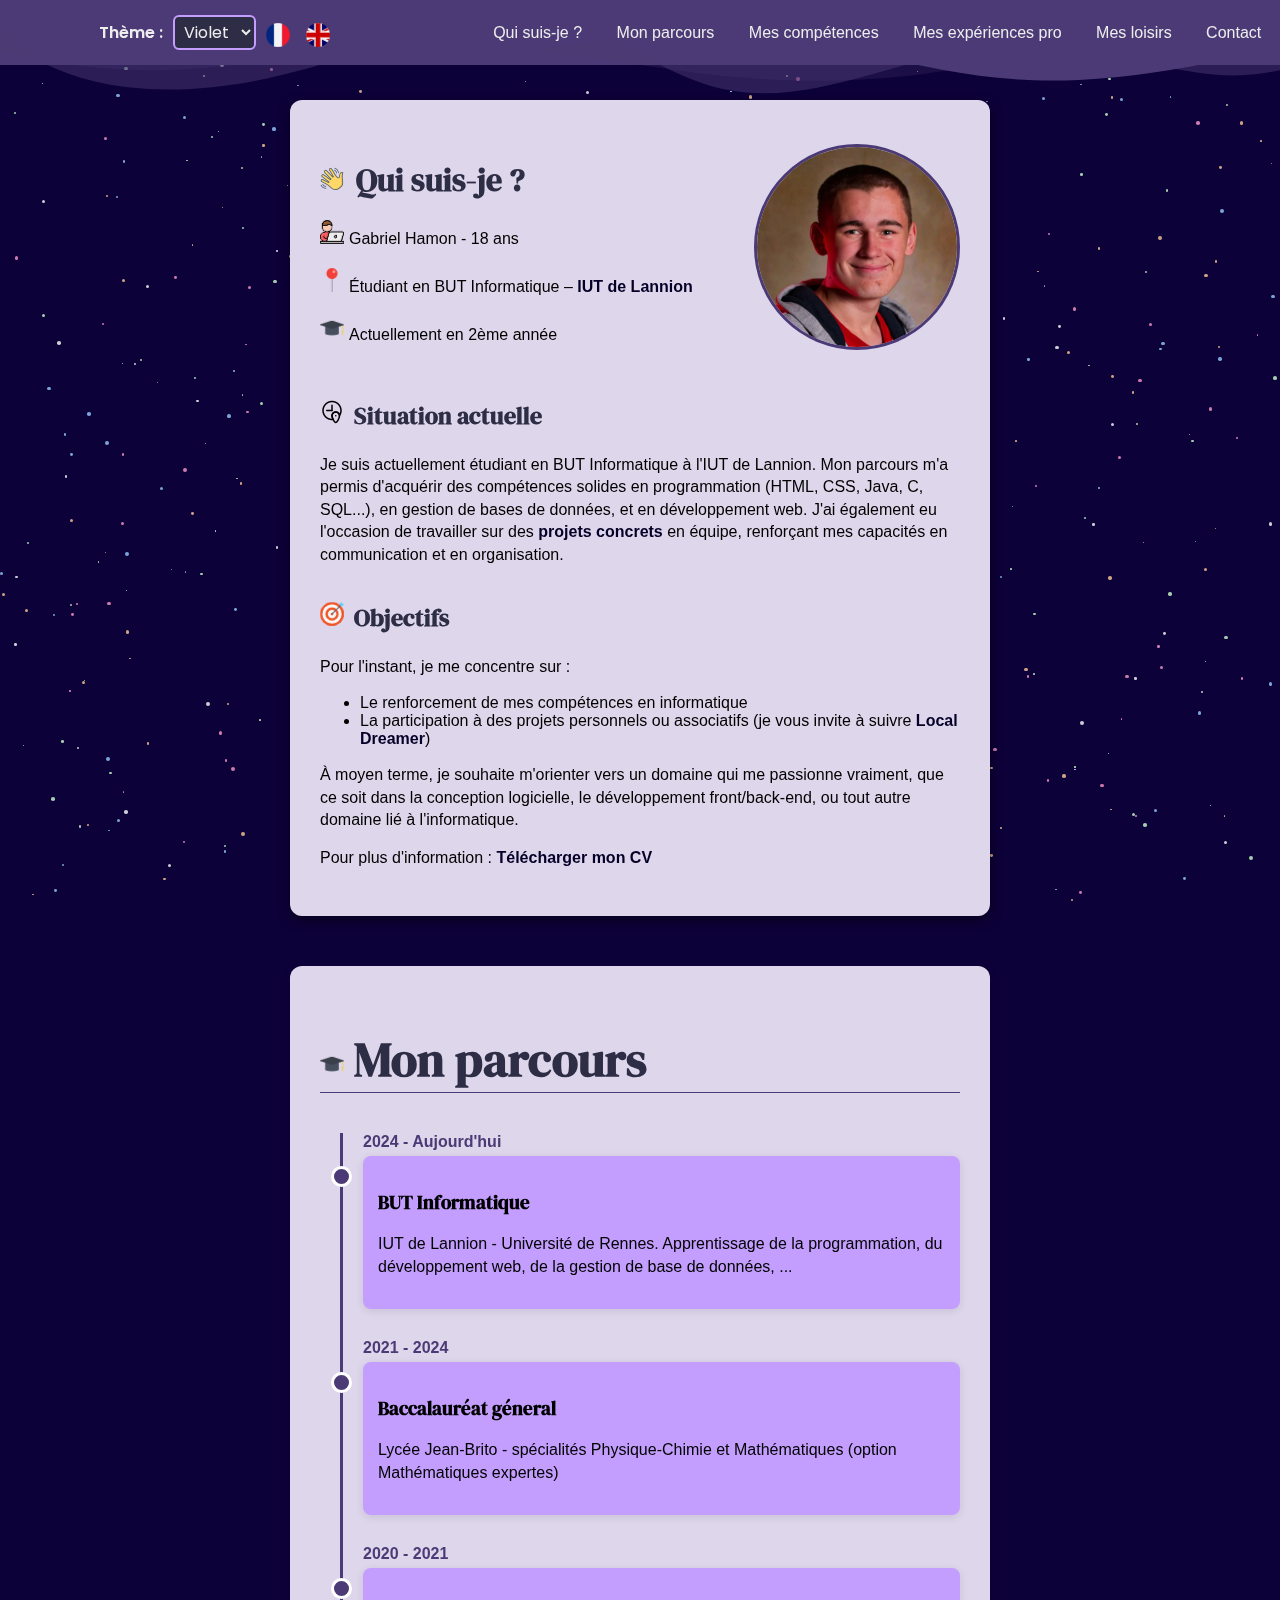
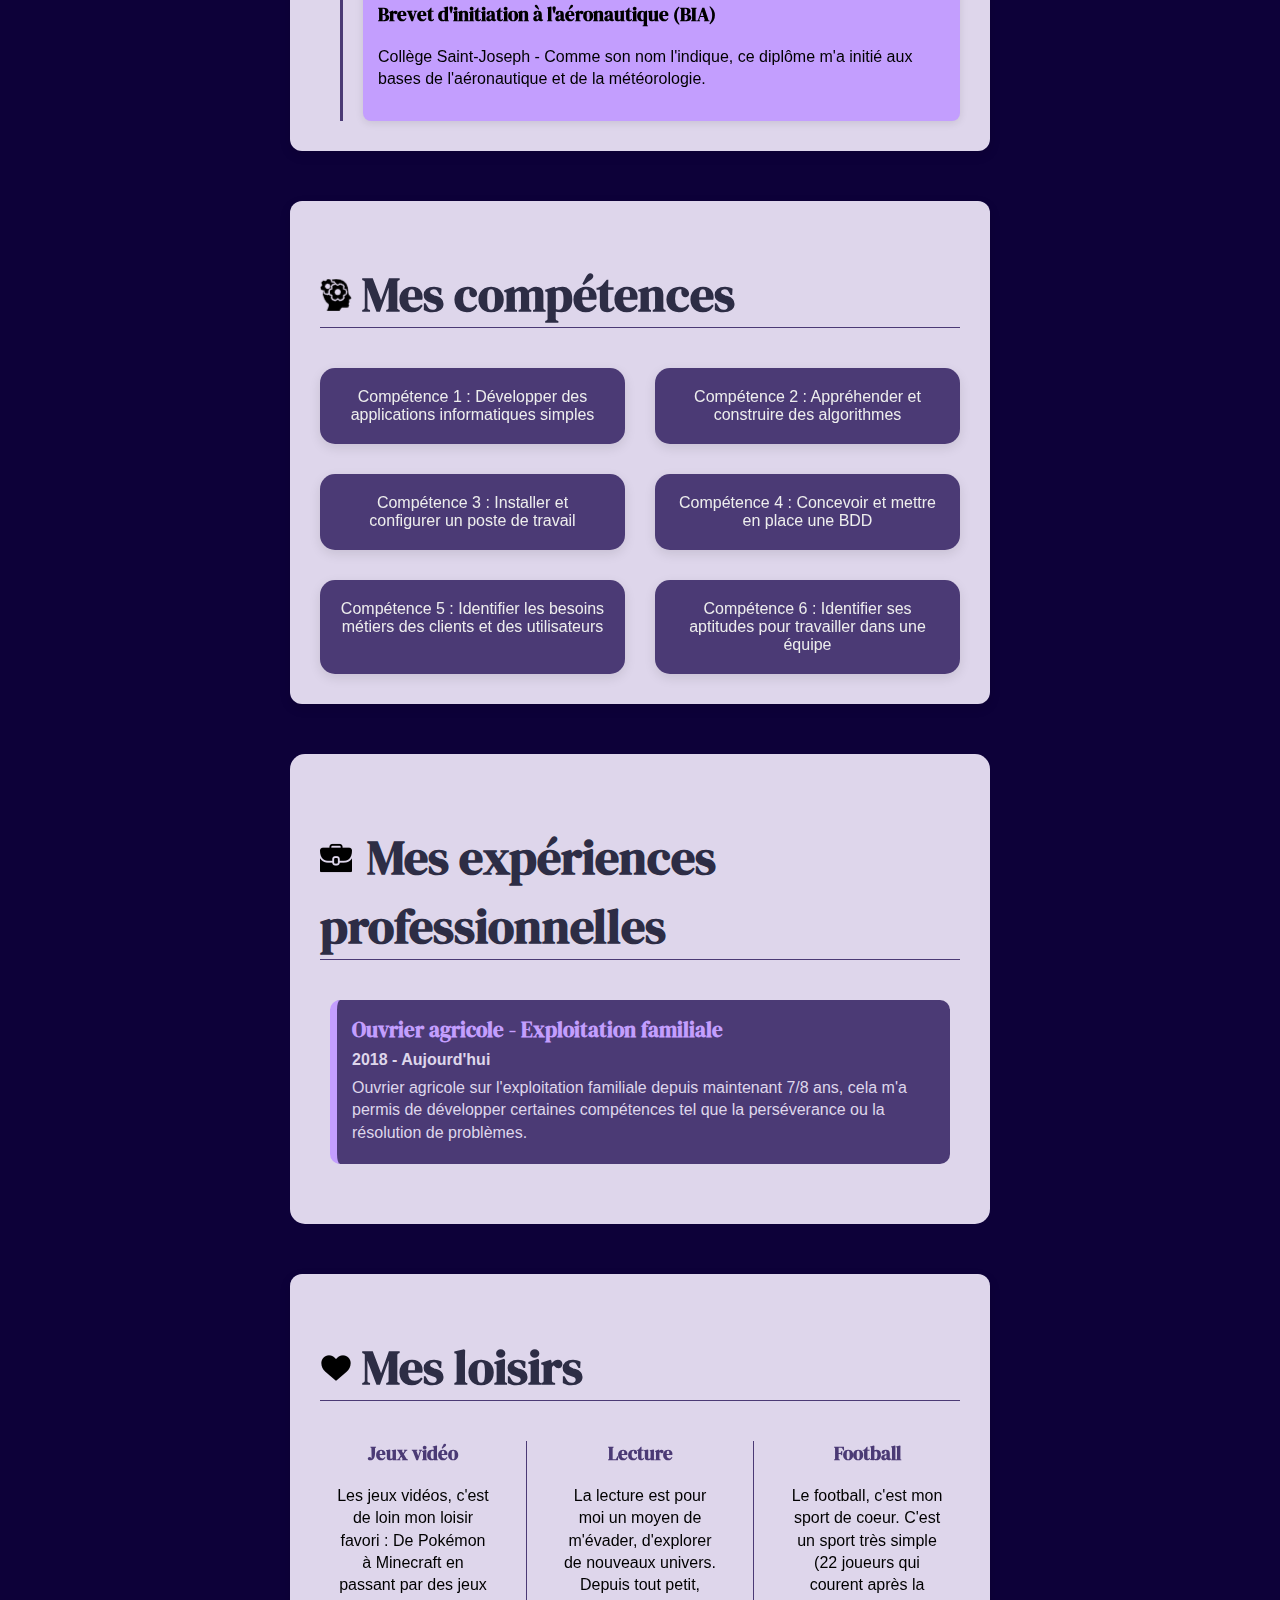
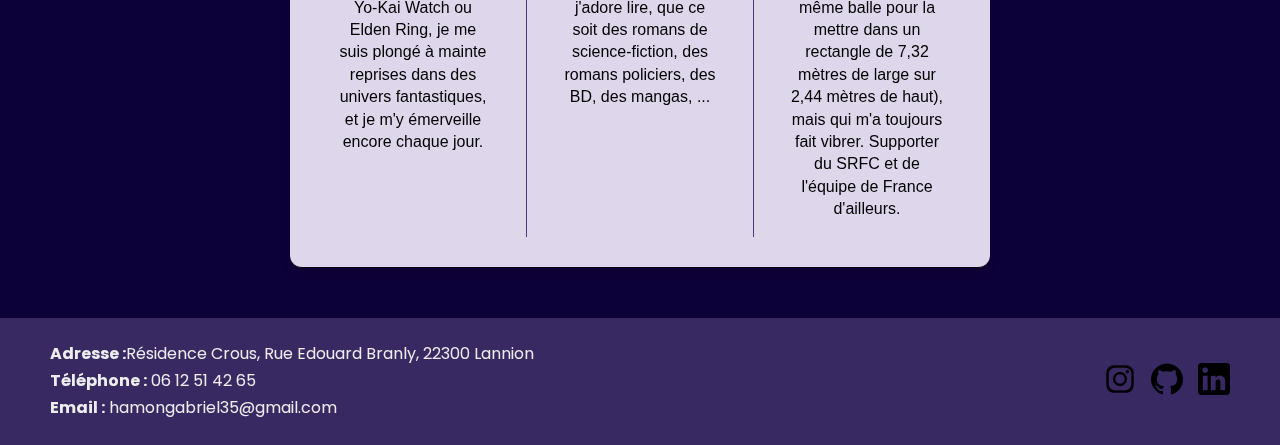
<file: index.html>
<!DOCTYPE html>
<html lang="fr">
  <head>
    <meta charset="UTF-8">

    <title>Portfolio - Gabriel Hamon</title>

    <link rel="preconnect" href="https://fonts.googleapis.com">
    <link rel="preconnect" href="https://fonts.gstatic.com" crossorigin>
    <link href="https://fonts.googleapis.com/css2?family=DM+Serif+Display:ital@0;1&family=Poppins:
    ital,wght@0,100;0,200;0,300;0,400;0,500;0,600;0,700;0,800;0,900;1,100;1,200;1,300;1,400;1,500;
    1,600;1,700;1,800;1,900&display=swap" rel="stylesheet" href="style.css">

    <link id="theme-style" rel="stylesheet" href="violet.css">
  </head>
  <body>
      <header>
          <div class="left-section">

            <div class="theme-switcher">
              <label for="theme-select">Thème :</label>
              <select id="theme-select">
                <option value="violet.css">Violet</option>
                <option value="vert.css">Vert</option>
                <option value="rouge.css">Rouge</option>
              </select>
            </div>

            <div class="flag">
              <a href="index.html"><img src="images/france_flag.png" alt="FRA"></a>
            </div>

            <div class="flag">
              <a href="index-en.html"><img src="images/uk_flag.png" alt="ENG"></a>
            </div>
          </div>

          <nav class="nav-links">
            <a href="#qui">Qui suis-je ?</a>
            <a href="#etudes">Mon parcours</a>
            <a href="#competences">Mes compétences</a>
            <a href="#experiences">Mes expériences pro</a>
            <a href="#aime">Mes loisirs</a>
            <a href="#contact">Contact</a>
          </nav>

        <!-- HTML du SVG -->
        <div class="nuage">
            <svg data-name="Layer 1" xmlns="http://www.w3.org/2000/svg" viewBox="0 0 1200 120" preserveAspectRatio="none">
                <path d="M0,0V46.29c47.79,22.2,103.59,32.17,158,28,70.36-5.37,136.33-33.31,206.8-37.5C438.64,32.43,512.34,53.67,583,72.05c69.27,18,138.3,24.88,209.4,13.08,36.15-6,69.85-17.84,104.45-29.34C989.49,25,1113-14.29,1200,52.47V0Z" opacity=".25" class="shape-fill"></path>
                <path d="M0,0V15.81C13,36.92,27.64,56.86,47.69,72.05,99.41,111.27,165,111,224.58,91.58c31.15-10.15,60.09-26.07,89.67-39.8,40.92-19,84.73-46,130.83-49.67,36.26-2.85,70.9,9.42,98.6,31.56,31.77,25.39,62.32,62,103.63,73,40.44,10.79,81.35-6.69,119.13-24.28s75.16-39,116.92-43.05c59.73-5.85,113.28,22.88,168.9,38.84,30.2,8.66,59,6.17,87.09-7.5,22.43-10.89,48-26.93,60.65-49.24V0Z" opacity=".5" class="shape-fill"></path>
                <path d="M0,0V5.63C149.93,59,314.09,71.32,475.83,42.57c43-7.64,84.23-20.12,127.61-26.46,59-8.63,112.48,12.24,165.56,35.4C827.93,77.22,886,95.24,951.2,90c86.53-7,172.46-45.71,248.8-84.81V0Z" class="shape-fill"></path>
            </svg>
        </div>
      </header>


      <main>

      <!-- PRESENTATION -->
      <div class="container" id="qui">
          <div class="presentation-header">
            <div>
              <h1><span class="emoji"><img src="images/wave.png" alt="Hi"></span> Qui suis-je ?</h1>
              <p><span class="emoji"><img src="images/man.png" alt="Man"></span>Gabriel Hamon - 18 ans</p>
              <p><span class="emoji"><img src="images//pin.png" alt="Pin"></span>Étudiant en BUT Informatique – <strong><a href="https://iut-lannion.univ-rennes.fr">IUT de Lannion</a></strong></p>
              <p><span class="emoji"><img src="images/student_hat.png" alt="Chapo"></span>Actuellement en 2ème année</strong></p>
            </div>
            <img src="images/img_officiel.jpg" alt="Photo de profil" class="photo-profil">
          </div>

          <h2><span class="emoji"><img src="images/time.png" alt="clock"></span> Situation actuelle</h2>
          <p>
            Je suis actuellement étudiant en BUT Informatique à l'IUT de Lannion. Mon parcours m'a permis d'acquérir 
            des compétences solides en programmation (HTML, CSS, Java, C, SQL...), en gestion de bases de données, et 
            en développement web. J'ai également eu l'occasion de travailler sur des <a href="#competences">projets concrets</a> 
            en équipe, renforçant mes capacités en communication et en organisation.
          </p>

          <h2><span class="emoji"><img src="images/target.png" alt="cible"></span> Objectifs</h2>
          <p> Pour l'instant, je me concentre sur : </p>
          <ul>
            <li>Le renforcement de mes compétences en informatique</li>
            <li>La participation à des projets personnels ou associatifs (je vous invite à suivre <a href="https://www.instagram.com/localdreamer.lan/">Local Dreamer</a>)</li>
          </ul>
          <p>
            À moyen terme, je souhaite m'orienter vers un domaine qui me passionne vraiment, que ce soit dans la conception logicielle,
            le développement front/back-end, ou tout autre domaine lié à l'informatique.
          </p>
          <p>
            Pour plus d'information : <a href="files/CV_Gabriel_Hamon.pdf" download="CV_Gabriel_Hamon.pdf" class="btn-download">Télécharger mon CV</a>
          </p>
      </div>
      
      <!-- ETUDES -->
      <section class="etudes" id="etudes">
        <h2><span class="emoji2"><img src="images/student_hat.png" alt="Études"></span> Mon parcours</h2>
          <div class="timeline">

            <div class="timeline-item">
              <div class="timeline-date">2024 - Aujourd'hui</div>
              <div class="timeline-content">
                <h3>BUT Informatique</h3>
                <p>
                  IUT de Lannion - Université de Rennes. Apprentissage de la programmation, du développement web, 
                  de la gestion de base de données, ...
                </p>
              </div>
            </div>

            <div class="timeline-item">
              <div class="timeline-date">2021 - 2024</div>
              <div class="timeline-content">
                <h3>Baccalauréat géneral</h3>
                <p>Lycée Jean-Brito - spécialités Physique-Chimie et Mathématiques (option Mathématiques expertes)</p>
              </div>
            </div>

            <div class="timeline-item">
              <div class="timeline-date">2020 - 2021</div>
              <div class="timeline-content">
                <h3>Brevet d'initiation à l'aéronautique (BIA)</h3>
                <p>
                  Collège Saint-Joseph - Comme son nom l'indique, ce diplôme m'a initié aux bases de l'aéronautique 
                  et de la météorologie.</p>
              </div>
            </div>

          </div>
        </section>

        <!-- MES COMPETENCES -->
        <section class="competences" id="competences">
          <h2><span class="emoji2"><img src="images/thinking_man.png" alt="Hmmm..."></span> Mes compétences</h2>
          <div class="skills-grid">

            <div class="skill" onclick=
              "showPopup('SAE 1.01 - Implémentation d un besoin client', 'Dans le cadre de ma formation, j ai développé une version du jeu Snake en langage C, entièrement jouable dans le terminal. Ce projet m a permis de renforcer ma compréhension de la gestion de l affichage en mode texte, de la manipulation des tableaux dynamiques pour représenter le serpent, ainsi que des boucles de jeu en temps réel. Jai également implémenté un système de détection de collisions, un score, et une logique de croissance du serpent à chaque pomme mangée. Ce projet simple mais complet m a appris à mieux structurer mon code et à penser en termes d optimisation et de fluidité de jeu.')">
              Compétence 1 : Développer des applications informatiques simples
            </div>

            <div class="skill" onclick=
              "showPopup('SAE 1.02 - Comparaison d approches algorithmiques', 'Dans ce projet, j ai automatisé le célèbre jeu Snake en C, avec un affichage dans le terminal. Après avoir codé une version jouable manuellement, j ai implémenté des algorithmes pour permettre à deux serpents contrôlés par le programme de s affronter. Chaque serpent suivait une stratégie algorithmique simple basée sur la recherche de la nourriture et l évitement d obstacles, incluant une logique de priorité directionnelle. Le défi principal a été de gérer les collisions en temps réel et d optimiser les décisions pour simuler un duel autonome. Ce projet m a permis d expérimenter concrètement des concepts d algorithmes de pathfinding et de simulation dans un environnement contraint.')">
              Compétence 2 : Appréhender et construire des algorithmes
            </div>

            <div class="skill" onclick=
              "showPopup('SAE 1.03 - Installation d un poste pour le développement', 'Dans ce projet, j ai utilisé Docker et des scripts Bash pour automatiser le traitement de fichiers texte et image. L objectif était de formater des fichiers texte/images, et à terme de modifier un tableau des médailles des JO 2024. Les scripts extrayaient les données, comptaient le nombre de médailles par pays selon leur type (or, argent, bronze), puis mettaient en forme le tableau final de façon lisible. Ce projet m a permis de manipuler des outils de conteneurisation et d automatiser efficacement des tâches répétitives.')">
              Compétence 3 : Installer et configurer un poste de travail
            </div>

            <div class="skill" onclick=
              "showPopup('SAE 1.04 - Conception d une base de données', 'Dans ce projet, j ai conçu une base de données autour d une ligue de football. À partir d un simple fichier texte décrivant les règles et les entités du championnat, j ai élaboré un schéma UML structuré, puis je l ai traduit en classes en Tutorial D. Ce processus m a permis de mieux comprendre la modélisation conceptuelle des données et la façon de structurer proprement une base de données relationnelle.')">
              Compétence 4 : Concevoir et mettre en place une BDD
            </div>

            <div class="skill" onclick=
              "showPopup('SAE 1.05 - Recueil des besoins d un client', 'Dans ce projet, j ai participé à la création d un site web dédié aux Jeux Olympiques de Paris 2024. Nous avons commencé par analyser les besoins du client afin de bien cerner les fonctionnalités attendues. Ensuite, nous avons élaboré une charte graphique pour définir l identité visuelle du site, puis réalisé une maquette pour visualiser la structure et le design. Enfin, nous avons développé le site en respectant ces éléments, avec comme contrainte de n avoir qu un seul fichier CSS.')">
              Compétence 5 : Identifier les besoins métiers des clients et des utilisateurs
            </div>

            <div class="skill" onclick=
              "showPopup('SAE 1.06 - Découverte de l environnement économique et écologique','Le but du projet était d analyser la politique de Responsabilité Sociétale des Entreprises (RSE) d une entreprise, et nous avons choisi Nestlé comme cas d étude. Nous avons d abord recueilli un maximum d informations issues des rapports officiels, des communiqués et des données publiques concernant leurs engagements sociaux, environnementaux et éthiques. Ensuite, nous avons évalué la manière dont Nestlé applique concrètement sa politique RSE, en comparant les objectifs affichés avec les actions réellement mises en œuvre. Cette analyse a permis de mettre en lumière les domaines où le suivi de la politique RSE pouvait être amélioré.')">
              Compétence 6 : Identifier ses aptitudes pour travailler dans une équipe
            </div>

          </div>
        </section>

      <!-- fenêtres modales (popup) -->
      <div id="popup" class="popup">
      <div class="popup-content">
          <span class="close" onclick="closePopup()">&times;</span>
          <h3 id="popup-title"></h3>
          <p id="popup-description"></p>
      </div>
      </div>

      <!-- MES EXPERIENCES -->
      <section id="experiences" class="section-experiences">
        <h2><span class="emoji"><img src="images/valise.png" alt="Valise"></span> Mes expériences professionnelles</h2>
        <div class="experience">
          <h3>Ouvrier agricole - Exploitation familiale</h3>
          <p><strong> 2018 - Aujourd'hui</strong></p>
          <p>
            Ouvrier agricole sur l'exploitation familiale depuis maintenant 7/8 ans, cela m'a permis 
            de développer certaines compétences tel que la perséverance ou la résolution de problèmes.
          </p>
        </div>
      </section>

      <!-- MES LOISIRS -->
      <section class="loisirs" id="aime">
        <h2><span class="emoji2"><img src="images/coeur.png" alt="gaming"></span> Mes loisirs</h2>
        <div class="loisirs-container">
          <div class="loisir">
            <h3> Jeux vidéo</h3>
            <p>
              Les jeux vidéos, c'est de loin mon loisir favori : De Pokémon à Minecraft en passant par des jeux Yo-Kai 
              Watch ou Elden Ring, je me suis plongé à mainte reprises dans des univers fantastiques, et je m'y 
              émerveille encore chaque jour.
            </p>
          </div>

          <div class="divider"></div>

          <div class="loisir">
            <h3>Lecture</h3>
            <p>
              La lecture est pour moi un moyen de m'évader, d'explorer de nouveaux univers. Depuis tout petit, j'adore lire, 
              que ce soit des romans de science-fiction, des romans policiers, des BD, des mangas, ... 
            </p>
          </div>

          <div class="divider"></div>

          <div class="loisir">
            <h3>Football</h3>
            <p>Le football, c'est mon sport de coeur. C'est un sport très simple (22 joueurs qui courent après 
              la même balle pour la mettre dans un rectangle de 7,32 mètres de large sur 2,44 mètres de haut),
              mais qui m'a toujours fait vibrer. Supporter du SRFC et de l'équipe de France d'ailleurs.

            </p>
          </div>
        </div>
      </section>

    </main>

    <footer class="footer" id="contact">
      <div class="footer-content">
        <div class="footer-left">
          <p><strong>Adresse :</strong>Résidence Crous, Rue Edouard Branly, 22300 Lannion</p>
          <p><strong>Téléphone :</strong> <a href="tel:+330612514265">06 12 51 42 65</a></p>
          <p><strong>Email :</strong> <a href="hamongabriel35@gmail.com">hamongabriel35@gmail.com</a></p>
        </div>
        <div class="footer-right">
          <a href="https://www.instagram.com/gabriel_35470/" target="_blank" class="social-icon">
            <img src="images/instagram.png" alt="Instagram" />
          </a>
          <a href="https://github.com/GabrielHamon" target="_blank" class="social-icon">
            <img src="images/github.png" alt="Github" />
          </a>
          <a href="https://www.linkedin.com/in/gabriel-hamon-248264357/" target="_blank" class="social-icon">
            <img src="images/logo-linkedin.png" alt="Linkedin" />
          </a>
        </div>
      </div>
    </footer>
    
  </body>
</html>


<!-- SCRIPT POUR LES POPUP -->
<script>
  function showPopup(title, description) {
    document.getElementById('popup-title').textContent = title;
    document.getElementById('popup-description').textContent = description;
    document.getElementById('popup').style.display = 'block';
  }

  function closePopup() {
    document.getElementById('popup').style.display = 'none';
  }

  // Fermer le popup si on clique en dehors
  window.onclick = function(event) {
    const popup = document.getElementById('popup');
    if (event.target === popup) {
      popup.style.display = "none";
    }
  }
</script>



<!-- SCRIPT POUR LES ETOILES -->
<script>
  const nb = 500;
  const colors = ['#ffffff', '#ffcc99', '#99ccff', '#ff99cc', '#ccffcc'];

  const starContainer = document.createElement('div');
  starContainer.className = 'stars';
  document.body.appendChild(starContainer);

  for (let i = 0; i < nb; i++) {
    const star = document.createElement('div');
    star.className = 'star';
    
    // Position aléatoire
    star.style.top = `${Math.random() * 100}%`;
    star.style.left = `${Math.random() * 100}%`;

    // Taille aléatoire
    const size = Math.random() * 3 + 1;
    star.style.width = `${size}px`;
    star.style.height = `${size}px`;

    // Couleur aléatoire
    star.style.background = colors[Math.floor(Math.random() * colors.length)];

    // Délai d'animation pour l'effet scintillant
    star.style.animationDelay = `${Math.random() * 2}s`;

    starContainer.appendChild(star);
  }
</script>



<!-- SCRIPT POUR LE CHOIX DE THEME -->
<script>
  const themeSelect = document.getElementById("theme-select");
  const themeLink = document.getElementById("theme-style");

  // Charger le thème sauvegardé
  const savedTheme = localStorage.getItem("theme-css");
  if (savedTheme) {
    themeLink.href = savedTheme;
    themeSelect.value = savedTheme;
  }

  // Au changement
  themeSelect.addEventListener("change", () => {
    const selectedTheme = themeSelect.value;
    themeLink.href = selectedTheme;
    localStorage.setItem("theme-css", selectedTheme);
  });
</script>
</file>
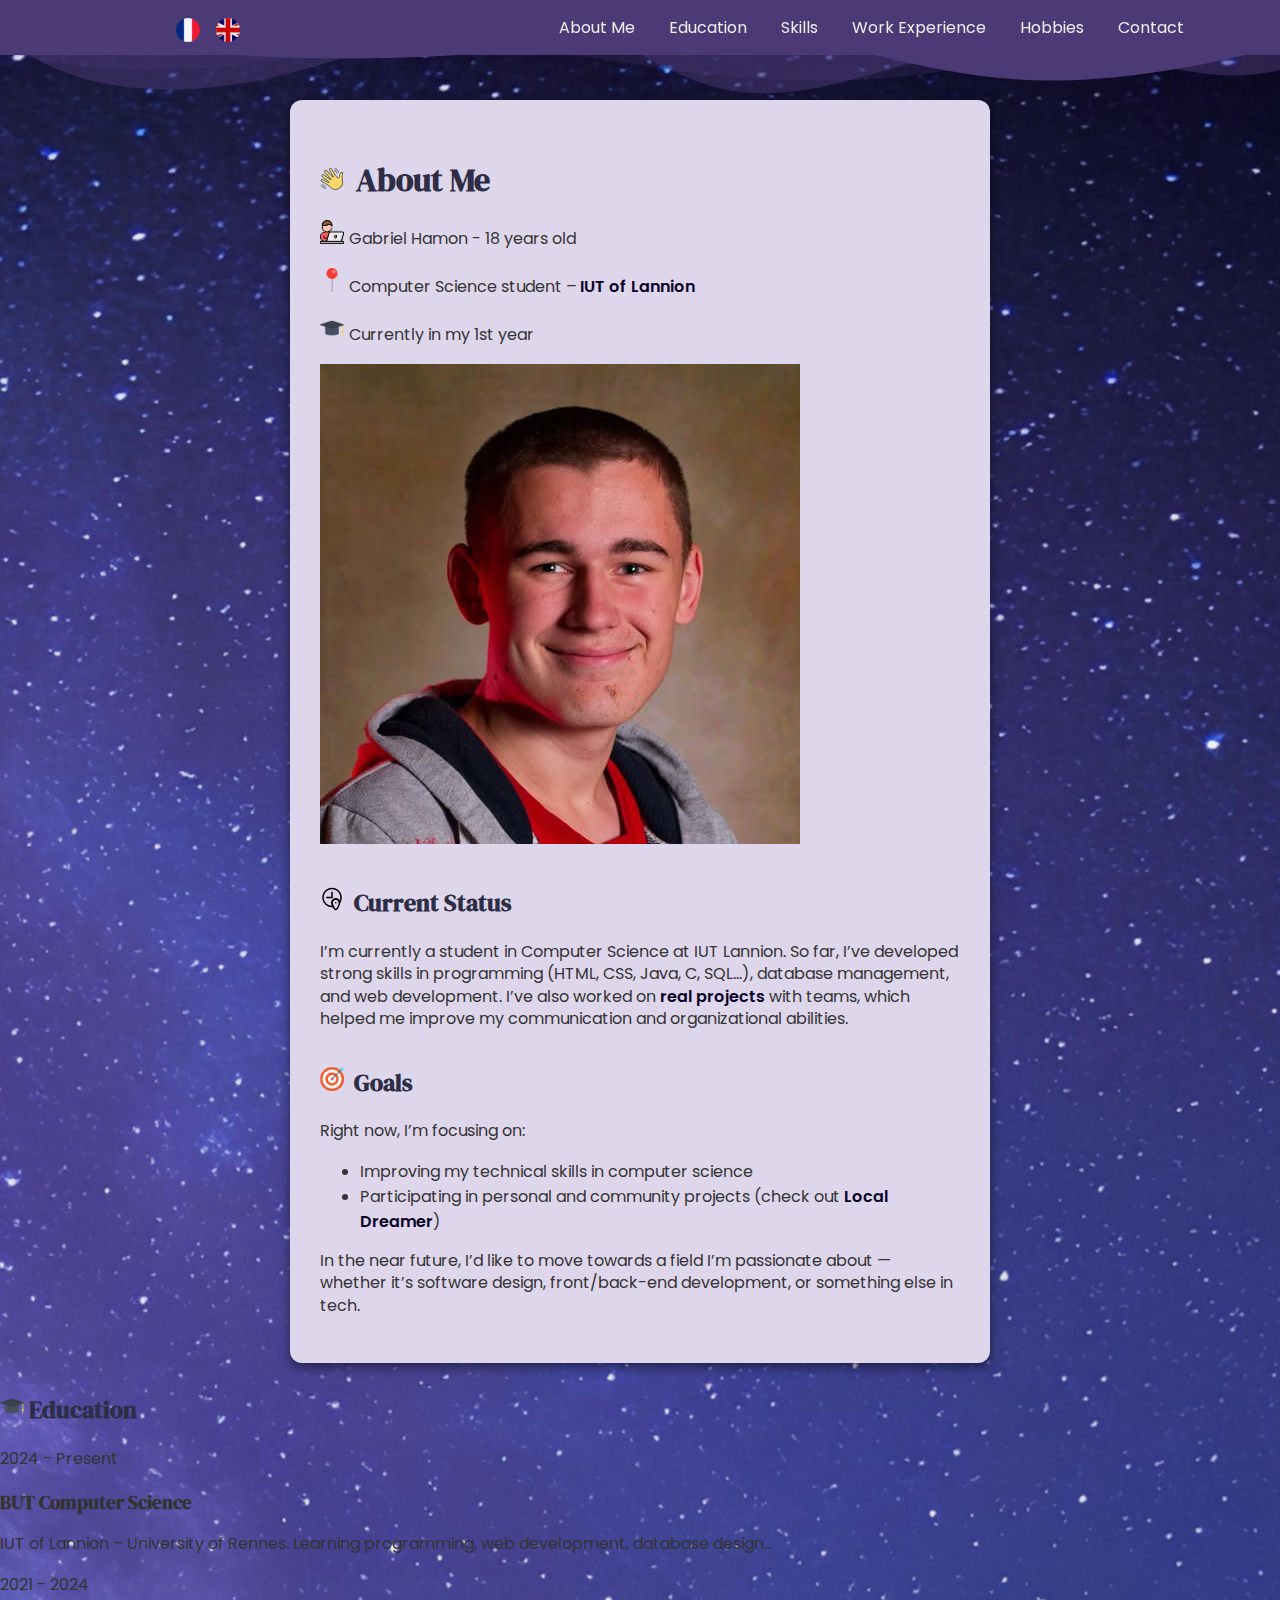
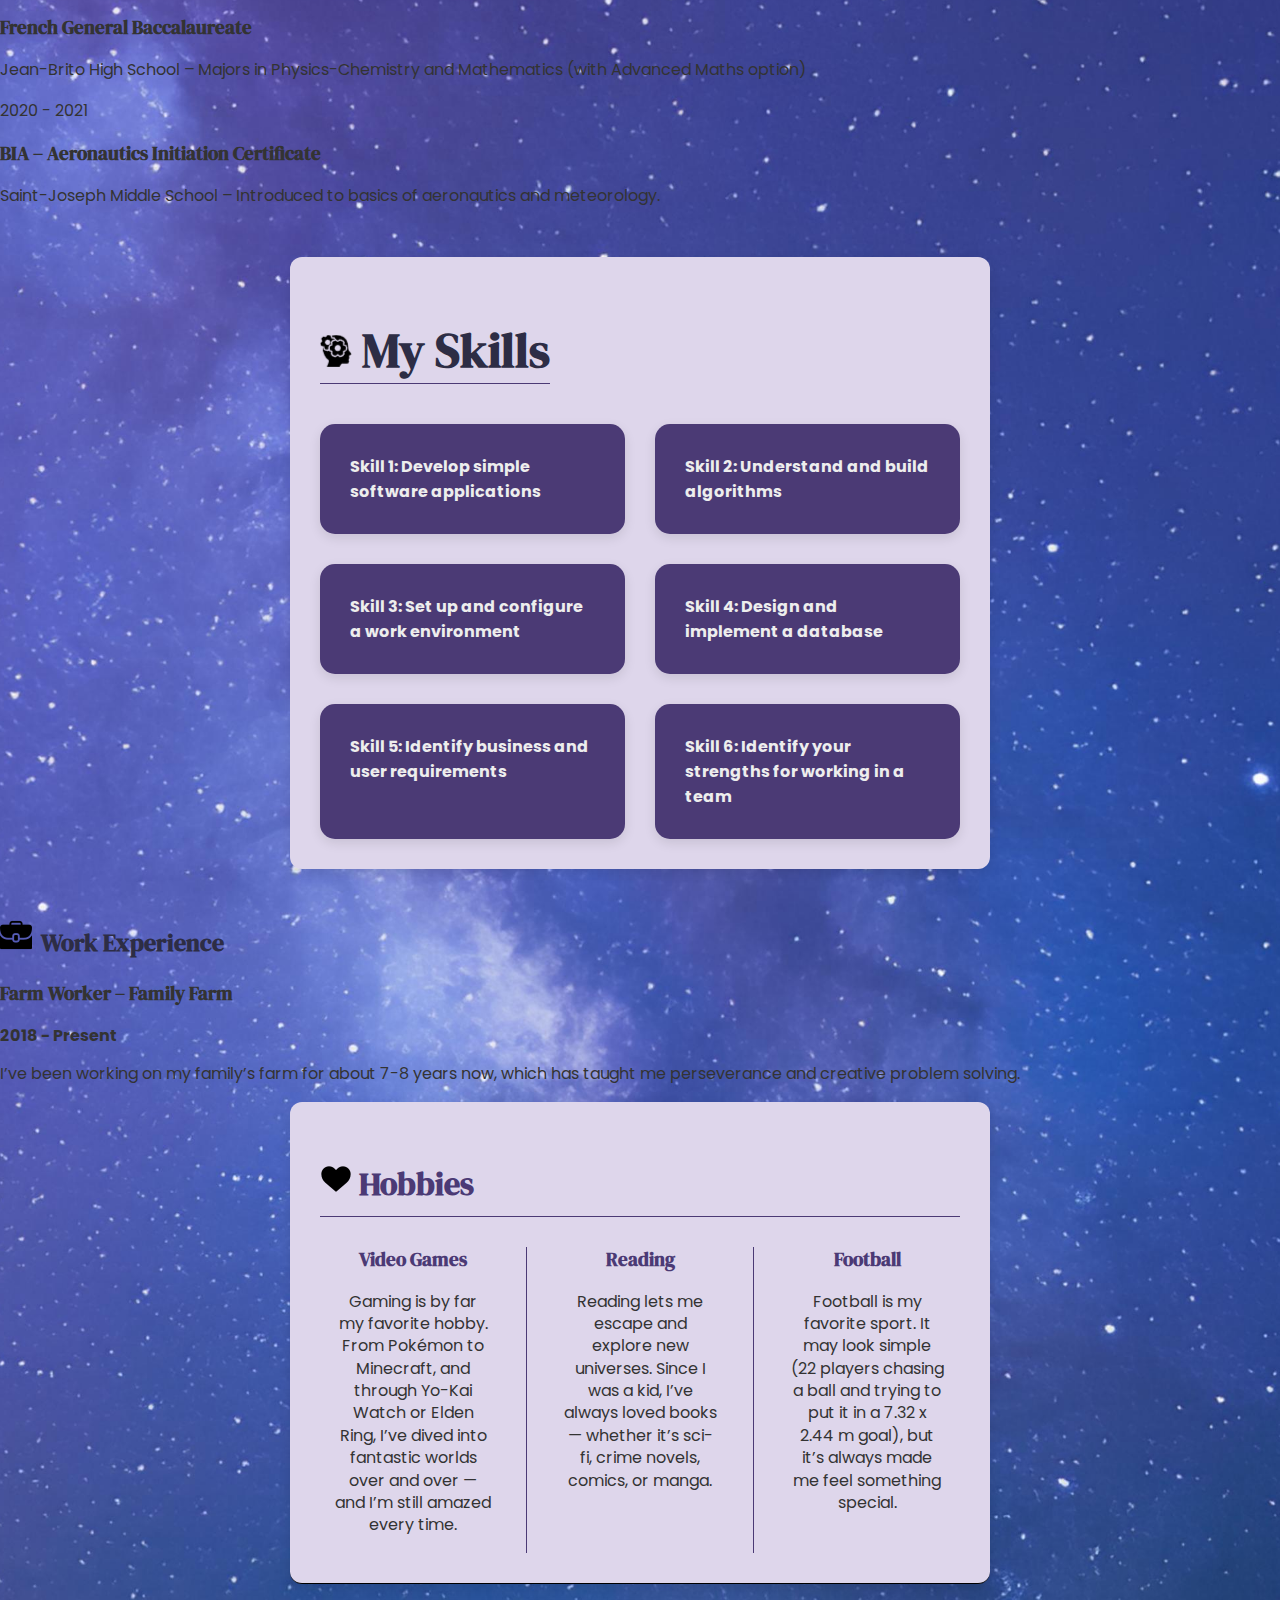
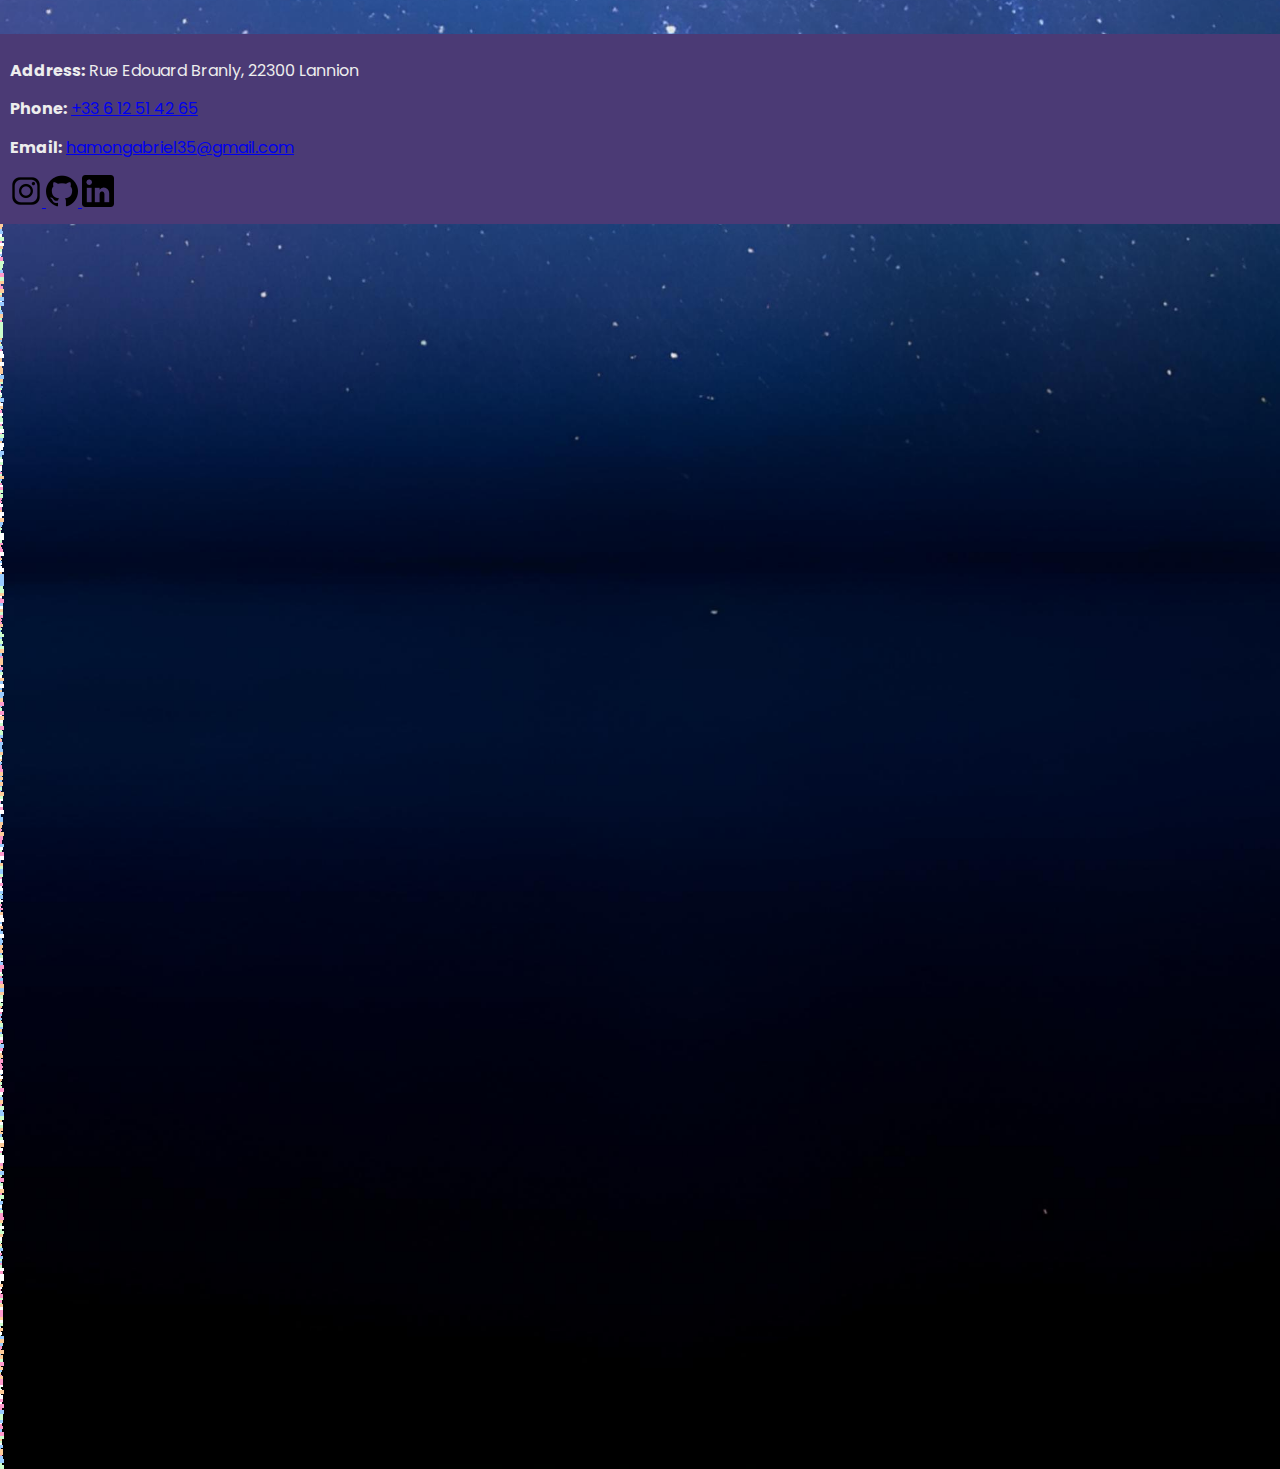
<file: index-en.html>
<!DOCTYPE html>
<html lang="en">
<head>
  <meta charset="UTF-8">
  <title>Portfolio - Gabriel Hamon</title>

  <link rel="preconnect" href="https://fonts.googleapis.com">
  <link rel="preconnect" href="https://fonts.gstatic.com" crossorigin>
  <link href="https://fonts.googleapis.com/css2?family=DM+Serif+Display:ital@0;1&family=Poppins:
  ital,wght@0,100;0,200;0,300;0,400;0,500;0,600;0,700;0,800;0,900;1,100;1,200;1,300;1,400;1,500;
  1,600;1,700;1,800;1,900&display=swap" rel="stylesheet" href="style.css">

  <link rel="stylesheet" href="style.css">
</head>
<body>
  <header>
    <div class="left-section">
      <div class="flag"><a href="index-fr.html"><img src="images/france_flag.png" alt="FRA"></a></div>
      <div class="flag"><a href="index-en.html"><img src="images/uk_flag.png" alt="ENG"></a></div>
    </div>

    <nav class="nav-links">
      <a href="#about">About Me</a>
      <a href="#education">Education</a>
      <a href="#skills">Skills</a>
      <a href="#experience">Work Experience</a>
      <a href="#hobbies">Hobbies</a>
      <a href="#contact">Contact</a>
    </nav>

      <!-- HTML du SVG -->
      <div class="nuage">
          <svg data-name="Layer 1" xmlns="http://www.w3.org/2000/svg" viewBox="0 0 1200 120" preserveAspectRatio="none">
              <path d="M0,0V46.29c47.79,22.2,103.59,32.17,158,28,70.36-5.37,136.33-33.31,206.8-37.5C438.64,32.43,512.34,53.67,583,72.05c69.27,18,138.3,24.88,209.4,13.08,36.15-6,69.85-17.84,104.45-29.34C989.49,25,1113-14.29,1200,52.47V0Z" opacity=".25" class="shape-fill"></path>
              <path d="M0,0V15.81C13,36.92,27.64,56.86,47.69,72.05,99.41,111.27,165,111,224.58,91.58c31.15-10.15,60.09-26.07,89.67-39.8,40.92-19,84.73-46,130.83-49.67,36.26-2.85,70.9,9.42,98.6,31.56,31.77,25.39,62.32,62,103.63,73,40.44,10.79,81.35-6.69,119.13-24.28s75.16-39,116.92-43.05c59.73-5.85,113.28,22.88,168.9,38.84,30.2,8.66,59,6.17,87.09-7.5,22.43-10.89,48-26.93,60.65-49.24V0Z" opacity=".5" class="shape-fill"></path>
              <path d="M0,0V5.63C149.93,59,314.09,71.32,475.83,42.57c43-7.64,84.23-20.12,127.61-26.46,59-8.63,112.48,12.24,165.56,35.4C827.93,77.22,886,95.24,951.2,90c86.53-7,172.46-45.71,248.8-84.81V0Z" class="shape-fill"></path>
          </svg>
      </div>
  </header>

  <main>
    <div class="container" id="about">
      <div class="presentation-header">
        <div>
          <h1><span class="emoji"><img src="images/wave.png" alt="Hi"></span> About Me</h1>
          <p><span class="emoji"><img src="images/man.png" alt="Man"></span>Gabriel Hamon - 18 years old</p>
          <p><span class="emoji"><img src="images/pin.png" alt="Pin"></span>Computer Science student – <strong><a href="https://iut-lannion.univ-rennes.fr">IUT of Lannion</a></strong></p>
          <p><span class="emoji"><img src="images/student_hat.png" alt="Chapo"></span>Currently in my 1st year</p>
        </div>
        <img src="images/img_officiel.jpg" alt="Profile photo" class="photo-profil">
      </div>

      <h2><span class="emoji"><img src="images/time.png" alt="clock"></span> Current Status</h2>
      <p>
        I’m currently a student in Computer Science at IUT Lannion. So far, I’ve developed strong skills in programming (HTML, CSS, Java, C, SQL...), database management, and web development. I’ve also worked on <a href="#skills">real projects</a> with teams, which helped me improve my communication and organizational abilities.
      </p>

      <h2><span class="emoji"><img src="images/target.png" alt="cible"></span> Goals</h2>
      <p>Right now, I’m focusing on:</p>
      <ul>
        <li>Improving my technical skills in computer science</li>
        <li>Participating in personal and community projects (check out <a href="https://www.instagram.com/localdreamer.lan/">Local Dreamer</a>)</li>
      </ul>
      <p>
        In the near future, I’d like to move towards a field I’m passionate about — whether it’s software design, front/back-end development, or something else in tech.
      </p>
    </div>

    <section class="etudes" id="education">
      <h2><span class="emoji2"><img src="images/student_hat.png" alt="Studies"></span> Education</h2>
      <div class="timeline">
        <div class="timeline-item">
          <div class="timeline-date">2024 - Present</div>
          <div class="timeline-content">
            <h3>BUT Computer Science</h3>
            <p>IUT of Lannion – University of Rennes. Learning programming, web development, database design...</p>
          </div>
        </div>

        <div class="timeline-item">
          <div class="timeline-date">2021 - 2024</div>
          <div class="timeline-content">
            <h3>French General Baccalaureate</h3>
            <p>Jean-Brito High School – Majors in Physics-Chemistry and Mathematics (with Advanced Maths option)</p>
          </div>
        </div>

        <div class="timeline-item">
          <div class="timeline-date">2020 - 2021</div>
          <div class="timeline-content">
            <h3>BIA – Aeronautics Initiation Certificate</h3>
            <p>Saint-Joseph Middle School – Introduced to basics of aeronautics and meteorology.</p>
          </div>
        </div>
      </div>
    </section>

    <section class="competences" id="skills">
      <h2><span class="emoji2"><img src="images/thinking_man.png" alt="Hmm..."></span> My Skills</h2>
      <div class="skills-grid">
        <div class="skill" onclick="showPopup('Implementing a client need', 'Project overview')">
          Skill 1: Develop simple software applications
        </div>

        <div class="skill" onclick="showPopup('Comparing algorithmic approaches', 'Project overview')">
          Skill 2: Understand and build algorithms
        </div>

        <div class="skill" onclick="showPopup('Installing a development workstation', 'Project overview')">
          Skill 3: Set up and configure a work environment
        </div>

        <div class="skill" onclick="showPopup('Designing a database', 'Project overview')">
          Skill 4: Design and implement a database
        </div>

        <div class="skill" onclick="showPopup('Identifying client needs', 'Project overview')">
          Skill 5: Identify business and user requirements
        </div>

        <div class="skill" onclick="showPopup('Understanding team collaboration and environment', 'Project overview')">
          Skill 6: Identify your strengths for working in a team
        </div>
      </div>
    </section>

    <div id="popup" class="popup">
      <div class="popup-content">
        <span class="close" onclick="closePopup()">&times;</span>
        <h3 id="popup-title"></h3>
        <p id="popup-description"></p>
      </div>
    </div>

    <section id="experience" class="section-experiences">
      <h2><span class="emoji"><img src="images/valise.png" alt="Briefcase"></span> Work Experience</h2>
      <div class="experience">
        <h3>Farm Worker – Family Farm</h3>
        <p><strong>2018 - Present</strong></p>
        <p>
          I’ve been working on my family’s farm for about 7-8 years now, which has taught me perseverance and creative problem solving.
        </p>
      </div>
    </section>

    <section class="loisirs" id="hobbies">
      <h2><span class="emoji2"><img src="images/coeur.png" alt="Heart"></span> Hobbies</h2>
      <div class="loisirs-container">
        <div class="loisir">
          <h3>Video Games</h3>
          <p>
            Gaming is by far my favorite hobby. From Pokémon to Minecraft, and through Yo-Kai Watch or Elden Ring, I’ve dived into fantastic worlds over and over — and I’m still amazed every time.
          </p>
        </div>

        <div class="divider"></div>

        <div class="loisir">
          <h3>Reading</h3>
          <p>
            Reading lets me escape and explore new universes. Since I was a kid, I’ve always loved books — whether it’s sci-fi, crime novels, comics, or manga.
          </p>
        </div>

        <div class="divider"></div>

        <div class="loisir">
          <h3>Football</h3>
          <p>
            Football is my favorite sport. It may look simple (22 players chasing a ball and trying to put it in a 7.32 x 2.44 m goal), but it’s always made me feel something special.
          </p>
        </div>
      </div>
    </section>
  </main>

  <footer class="footer" id="contact">
    <div class="footer-content">
      <div class="footer-left">
        <p><strong>Address:</strong> Rue Edouard Branly, 22300 Lannion</p>
        <p><strong>Phone:</strong> <a href="tel:+330612514265">+33 6 12 51 42 65</a></p>
        <p><strong>Email:</strong> <a href="mailto:hamongabriel35@gmail.com">hamongabriel35@gmail.com</a></p>
      </div>
      <div class="footer-right">
        <a href="https://www.instagram.com/gabriel_35470/" target="_blank" class="social-icon">
          <img src="images/instagram.png" alt="Instagram" />
        </a>
        <a href="https://github.com/GabrielHamon" target="_blank" class="social-icon">
          <img src="images/github.png" alt="Github" />
        </a>
        <a href="https://www.linkedin.com/in/gabriel-hamon-248264357/" target="_blank" class="social-icon">
          <img src="images/logo-linkedin.png" alt="Linkedin" />
        </a>
      </div>
    </div>
  </footer>

  <!-- You can keep the same JS for the stars and popups -->
  <script>
    function showPopup(title, description) {
      document.getElementById('popup-title').textContent = title;
      document.getElementById('popup-description').textContent = description;
      document.getElementById('popup').style.display = 'block';
    }

    function closePopup() {
      document.getElementById('popup').style.display = 'none';
    }

    window.onclick = function(event) {
      const popup = document.getElementById('popup');
      if (event.target === popup) {
        popup.style.display = "none";
      }
    }
  </script>

  <script>
    const nb = 500;
    const colors = ['#ffffff', '#ffcc99', '#99ccff', '#ff99cc', '#ccffcc'];
    const starContainer = document.createElement('div');
    starContainer.className = 'stars';
    document.body.appendChild(starContainer);

    for (let i = 0; i < nb; i++) {
      const star = document.createElement('div');
      star.className = 'star';
      star.style.top = `${Math.random() * 100}%`;
      star.style.left = `${Math.random() * 100}%`;
      const size = Math.random() * 3 + 1;
      star.style.width = `${size}px`;
      star.style.height = `${size}px`;
      star.style.background = colors[Math.floor(Math.random() * colors.length)];
      star.style.animationDelay = `${Math.random() * 2}s`;
      starContainer.appendChild(star);
    }
  </script>
</body>
</html>
</file>
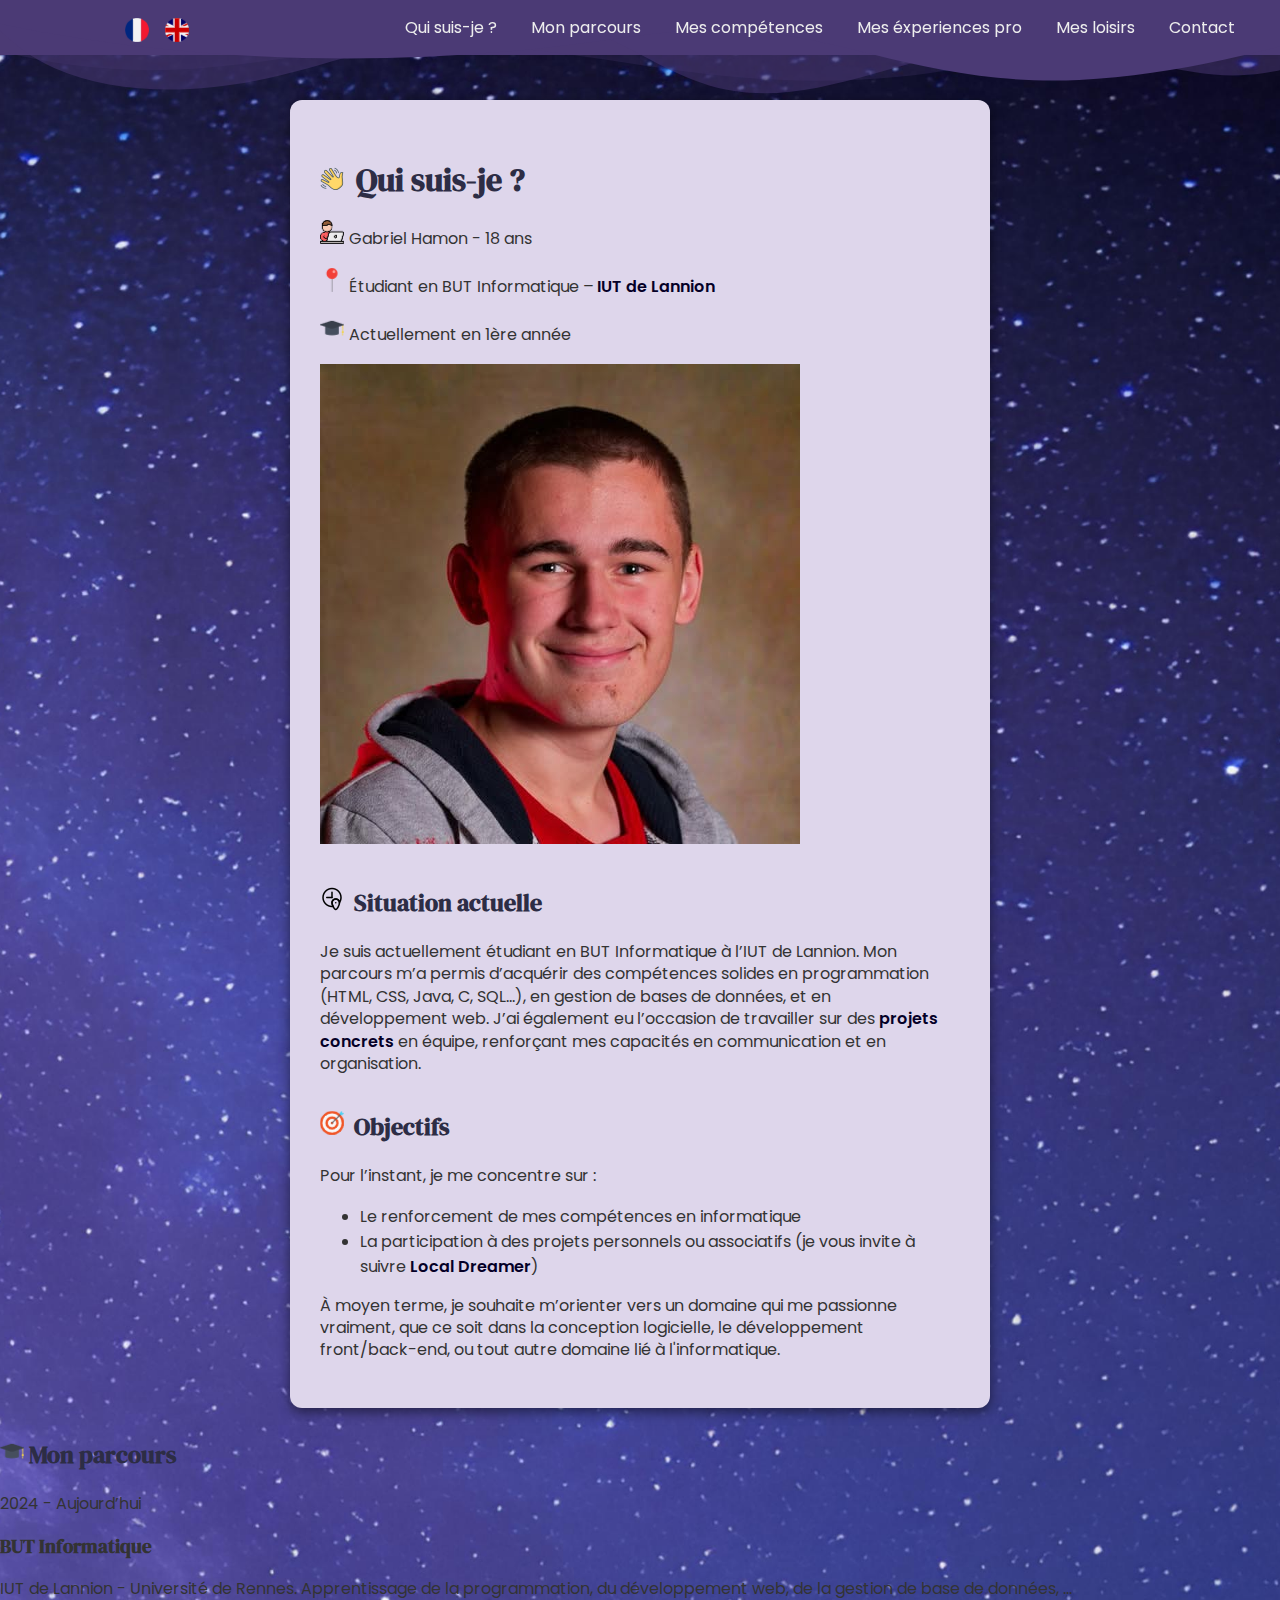
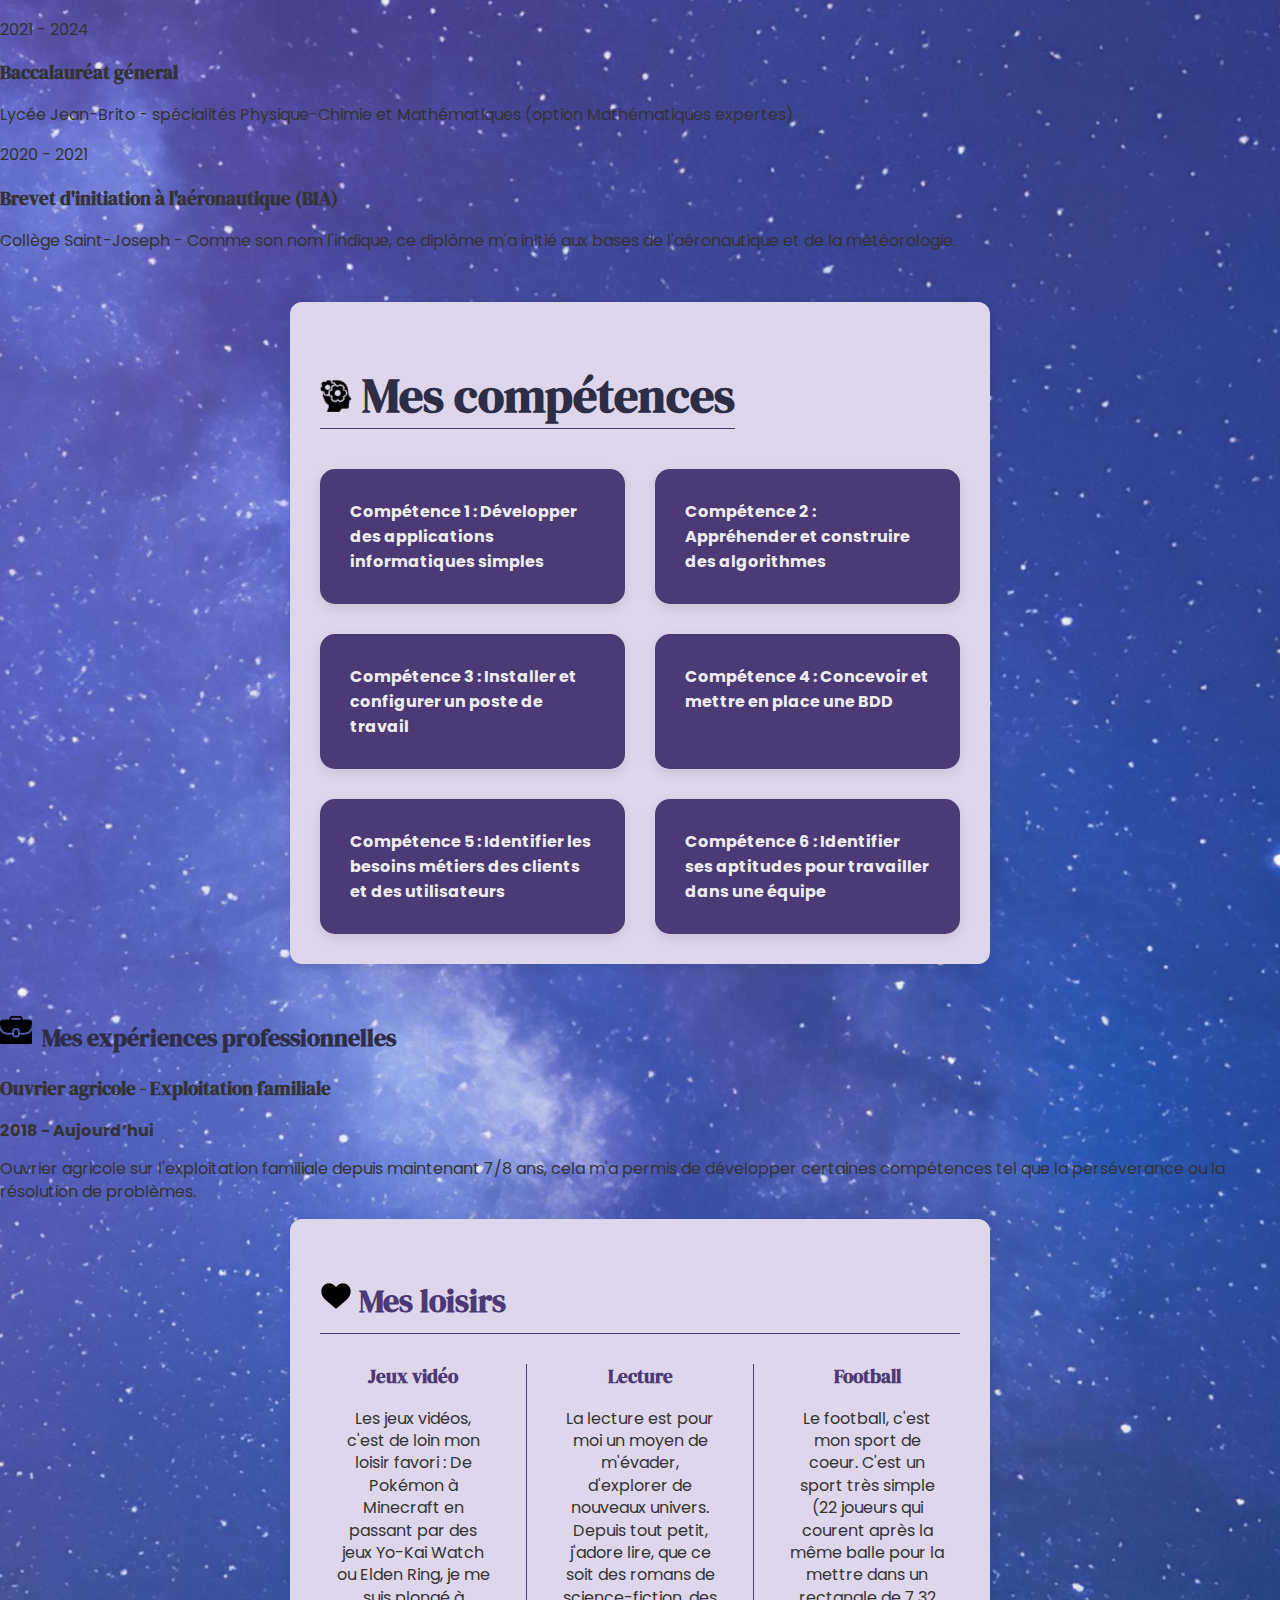
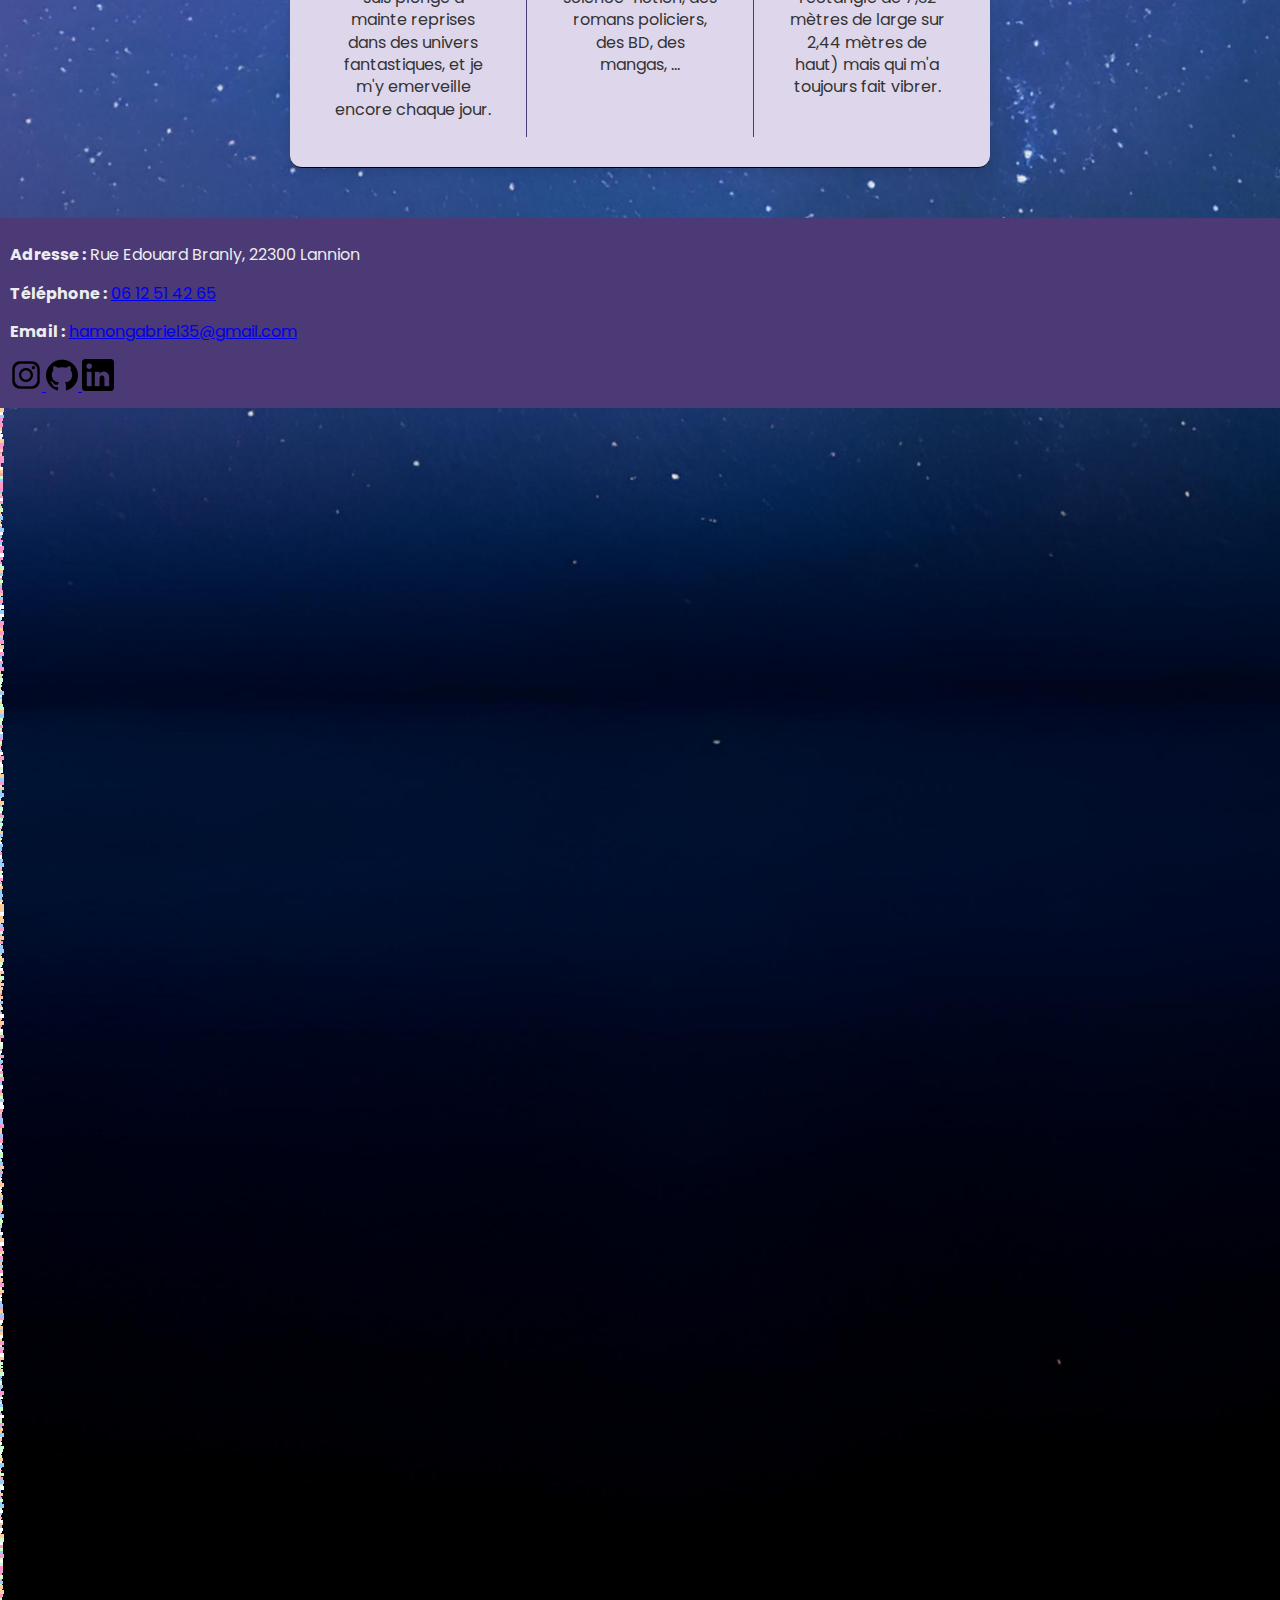
<file: index-fr.html>
<!DOCTYPE html>
<html lang="fr">
  <head>
    <meta charset="UTF-8">

    <title>Portfolio - Gabriel Hamon</title>

    <link rel="preconnect" href="https://fonts.googleapis.com">
    <link rel="preconnect" href="https://fonts.gstatic.com" crossorigin>
    <link href="https://fonts.googleapis.com/css2?family=DM+Serif+Display:ital@0;1&family=Poppins:
    ital,wght@0,100;0,200;0,300;0,400;0,500;0,600;0,700;0,800;0,900;1,100;1,200;1,300;1,400;1,500;
    1,600;1,700;1,800;1,900&display=swap" rel="stylesheet" href="style.css">

    <link rel="stylesheet" href="style.css">
  </head>
  <body>
      <header>
          <div class="left-section">
            <div class="flag">
              <a href="index-fr.html"><img src="images/france_flag.png" alt="FRA"></a>
            </div>
            <div class="flag">
              <a href="index-en.html"><img src="images/uk_flag.png" alt="ENG"></a>
            </div>
          </div>

          <nav class="nav-links">
            <a href="#qui">Qui suis-je ?</a>
            <a href="#etudes">Mon parcours</a>
            <a href="#competences">Mes compétences</a>
            <a href="#experiences">Mes éxperiences pro</a>
            <a href="#aime">Mes loisirs</a>
            <a href="#contact">Contact</a>
          </nav>

        <!-- HTML du SVG -->
        <div class="nuage">
            <svg data-name="Layer 1" xmlns="http://www.w3.org/2000/svg" viewBox="0 0 1200 120" preserveAspectRatio="none">
                <path d="M0,0V46.29c47.79,22.2,103.59,32.17,158,28,70.36-5.37,136.33-33.31,206.8-37.5C438.64,32.43,512.34,53.67,583,72.05c69.27,18,138.3,24.88,209.4,13.08,36.15-6,69.85-17.84,104.45-29.34C989.49,25,1113-14.29,1200,52.47V0Z" opacity=".25" class="shape-fill"></path>
                <path d="M0,0V15.81C13,36.92,27.64,56.86,47.69,72.05,99.41,111.27,165,111,224.58,91.58c31.15-10.15,60.09-26.07,89.67-39.8,40.92-19,84.73-46,130.83-49.67,36.26-2.85,70.9,9.42,98.6,31.56,31.77,25.39,62.32,62,103.63,73,40.44,10.79,81.35-6.69,119.13-24.28s75.16-39,116.92-43.05c59.73-5.85,113.28,22.88,168.9,38.84,30.2,8.66,59,6.17,87.09-7.5,22.43-10.89,48-26.93,60.65-49.24V0Z" opacity=".5" class="shape-fill"></path>
                <path d="M0,0V5.63C149.93,59,314.09,71.32,475.83,42.57c43-7.64,84.23-20.12,127.61-26.46,59-8.63,112.48,12.24,165.56,35.4C827.93,77.22,886,95.24,951.2,90c86.53-7,172.46-45.71,248.8-84.81V0Z" class="shape-fill"></path>
            </svg>
        </div>
      </header>


      <main>

      <!-- PRESENTATION -->
      <div class="container" id="qui">
          <div class="presentation-header">
            <div>
              <h1><span class="emoji"><img src="images/wave.png" alt="Hi"></span> Qui suis-je ?</h1>
              <p><span class="emoji"><img src="images/man.png" alt="Man"></span>Gabriel Hamon - 18 ans</p>
              <p><span class="emoji"><img src="images//pin.png" alt="Pin"></span>Étudiant en BUT Informatique – <strong><a href="https://iut-lannion.univ-rennes.fr">IUT de Lannion</a></strong></p>
              <p><span class="emoji"><img src="images/student_hat.png" alt="Chapo"></span>Actuellement en 1ère année</strong></p>
            </div>
            <img src="images/img_officiel.jpg" alt="Photo de profil" class="photo-profil">
          </div>

          <h2><span class="emoji"><img src="images/time.png" alt="clock"></span> Situation actuelle</h2>
          <p>
            Je suis actuellement étudiant en BUT Informatique à l’IUT de Lannion. Mon parcours m’a permis d’acquérir 
            des compétences solides en programmation (HTML, CSS, Java, C, SQL...), en gestion de bases de données, et 
            en développement web. J’ai également eu l’occasion de travailler sur des <a href="#competences">projets concrets</a> 
            en équipe, renforçant mes capacités en communication et en organisation.
          </p>

          <h2><span class="emoji"><img src="images/target.png" alt="cible"></span> Objectifs</h2>
          <p> Pour l’instant, je me concentre sur : </p>
          <ul>
            <li>Le renforcement de mes compétences en informatique</li>
            <li>La participation à des projets personnels ou associatifs (je vous invite à suivre <a href="https://www.instagram.com/localdreamer.lan/">Local Dreamer</a>)</li>
          </ul>
          <p>
            À moyen terme, je souhaite m’orienter vers un domaine qui me passionne vraiment, que ce soit dans la conception logicielle,
            le développement front/back-end, ou tout autre domaine lié à l'informatique.
          </p>
      </div>
      
      <!-- ETUDES -->
      <section class="etudes" id="etudes">
        <h2><span class="emoji2"><img src="images/student_hat.png" alt="Études"></span> Mon parcours</h2>
          <div class="timeline">

            <div class="timeline-item">
              <div class="timeline-date">2024 - Aujourd’hui</div>
              <div class="timeline-content">
                <h3>BUT Informatique</h3>
                <p>
                  IUT de Lannion - Université de Rennes. Apprentissage de la programmation, du développement web, 
                  de la gestion de base de données, ...
                </p>
              </div>
            </div>

            <div class="timeline-item">
              <div class="timeline-date">2021 - 2024</div>
              <div class="timeline-content">
                <h3>Baccalauréat géneral</h3>
                <p>Lycée Jean-Brito - spécialités Physique-Chimie et Mathématiques (option Mathématiques expertes)</p>
              </div>
            </div>

            <div class="timeline-item">
              <div class="timeline-date">2020 - 2021</div>
              <div class="timeline-content">
                <h3>Brevet d'initiation à l'aéronautique (BIA)</h3>
                <p>
                  Collège Saint-Joseph - Comme son nom l'indique, ce diplôme m'a initié aux bases de l'aéronautique 
                  et de la météorologie.</p>
              </div>
            </div>

          </div>
        </section>

        <!-- MES COMPETENCES -->
        <section class="competences" id="competences">
          <h2><span class="emoji2"><img src="images/thinking_man.png" alt="Hmmm..."></span> Mes compétences</h2>
          <div class="skills-grid">

            <div class="skill" onclick=
              "showPopup('Implémentation d un besoin client', 'présentation du projet')">
              Compétence 1 : Développer des applications informatiques simples
            </div>

            <div class="skill" onclick=
              "showPopup('Comparaison d approches algorithmiques', 'présentation du projet')">
              Compétence 2 : Appréhender et construire des algorithmes
            </div>

            <div class="skill" onclick=
              "showPopup('Installation d un poste pour le développement', 'présentation du projet')">
              Compétence 3 : Installer et configurer un poste de travail
            </div>

            <div class="skill" onclick=
              "showPopup('Conception d une base de données', 'présentation du projet')">
              Compétence 4 : Concevoir et mettre en place une BDD
            </div>

            <div class="skill" onclick=
              "showPopup('Recueil des besoins d un client', 'présentation du projet')">
              Compétence 5 : Identifier les besoins métiers des clients et des utilisateurs
            </div>

            <div class="skill" onclick=
              "showPopup('Découverte de l environnement économique et écologique','présentation du projet')">
              Compétence 6 : Identifier ses aptitudes pour travailler dans une équipe
            </div>

          </div>
        </section>

      <!-- fenêtres modales (popup) -->
      <div id="popup" class="popup">
      <div class="popup-content">
          <span class="close" onclick="closePopup()">&times;</span>
          <h3 id="popup-title"></h3>
          <p id="popup-description"></p>
      </div>
      </div>

      <!-- MES EXPERIENCES -->
      <section id="experiences" class="section-experiences">
        <h2><span class="emoji"><img src="images/valise.png" alt="Valise"></span> Mes expériences professionnelles</h2>
        <div class="experience">
          <h3>Ouvrier agricole - Exploitation familiale</h3>
          <p><strong> 2018 - Aujourd’hui</strong></p>
          <p>
            Ouvrier agricole sur l'exploitation familiale depuis maintenant 7/8 ans, cela m'a permis 
            de développer certaines compétences tel que la perséverance ou la résolution de problèmes.
          </p>
        </div>
      </section>

      <!-- MES LOISIRS -->
      <section class="loisirs" id="aime">
        <h2><span class="emoji2"><img src="images/coeur.png" alt="gaming"></span> Mes loisirs</h2>
        <div class="loisirs-container">
          <div class="loisir">
            <h3> Jeux vidéo</h3>
            <p>
              Les jeux vidéos, c'est de loin mon loisir favori : De Pokémon à Minecraft en passant par des jeux Yo-Kai 
              Watch ou Elden Ring, je me suis plongé à mainte reprises dans des univers fantastiques, et je m'y 
              emerveille encore chaque jour.
            </p>
          </div>

          <div class="divider"></div>

          <div class="loisir">
            <h3>Lecture</h3>
            <p>
              La lecture est pour moi un moyen de m'évader, d'explorer de nouveaux univers. Depuis tout petit, j'adore lire, 
              que ce soit des romans de science-fiction, des romans policiers, des BD, des mangas, ... 
            </p>
          </div>

          <div class="divider"></div>

          <div class="loisir">
            <h3>Football</h3>
            <p>Le football, c'est mon sport de coeur. C'est un sport très simple (22 joueurs qui courent après 
              la même balle pour la mettre dans un rectangle de 7,32 mètres de large sur 2,44 mètres de haut)
              mais qui m'a toujours fait vibrer.

            </p>
          </div>
        </div>
      </section>

    </main>

    <footer class="footer" id="contact">
      <div class="footer-content">
        <div class="footer-left">
          <p><strong>Adresse :</strong> Rue Edouard Branly, 22300 Lannion</p>
          <p><strong>Téléphone :</strong> <a href="tel:+330612514265">06 12 51 42 65</a></p>
          <p><strong>Email :</strong> <a href="hamongabriel35@gmail.com">hamongabriel35@gmail.com</a></p>
        </div>
        <div class="footer-right">
          <a href="https://www.instagram.com/gabriel_35470/" target="_blank" class="social-icon">
            <img src="images/instagram.png" alt="Instagram" />
          </a>
          <a href="https://github.com/GabrielHamon" target="_blank" class="social-icon">
            <img src="images/github.png" alt="Github" />
          </a>
          <a href="https://www.linkedin.com/in/gabriel-hamon-248264357/" target="_blank" class="social-icon">
            <img src="images/logo-linkedin.png" alt="Linkedin" />
          </a>
        </div>
      </div>
    </footer>
    
  </body>
</html>

<!-- SCRIPT POUR LES POPUP -->
<script>
  function showPopup(title, description) {
    document.getElementById('popup-title').textContent = title;
    document.getElementById('popup-description').textContent = description;
    document.getElementById('popup').style.display = 'block';
  }

  function closePopup() {
    document.getElementById('popup').style.display = 'none';
  }

  // Fermer le popup si on clique en dehors
  window.onclick = function(event) {
    const popup = document.getElementById('popup');
    if (event.target === popup) {
      popup.style.display = "none";
    }
  }
</script>

<!-- SCRIPT POUR LES ETOILES -->
<script>
  const nb = 500;
  const colors = ['#ffffff', '#ffcc99', '#99ccff', '#ff99cc', '#ccffcc'];

  const starContainer = document.createElement('div');
  starContainer.className = 'stars';
  document.body.appendChild(starContainer);

  for (let i = 0; i < nb; i++) {
    const star = document.createElement('div');
    star.className = 'star';
    
    // Position aléatoire
    star.style.top = `${Math.random() * 100}%`;
    star.style.left = `${Math.random() * 100}%`;

    // Taille aléatoire
    const size = Math.random() * 3 + 1;
    star.style.width = `${size}px`;
    star.style.height = `${size}px`;

    // Couleur aléatoire
    star.style.background = colors[Math.floor(Math.random() * colors.length)];

    // Délai d’animation pour l’effet scintillant
    star.style.animationDelay = `${Math.random() * 2}s`;

    starContainer.appendChild(star);
  }
</script>
</file>
<file: style.css>
body {
      font-family: "Poppins";
      background-image:  url('./images/purple_sky.jpg');
      background-size: cover;       /* pour remplir l’écran */
     background-position: center;  /* centrer l’image */
      background-repeat: no-repeat; /* ne pas répéter */
      color: #333;
      margin: 0;
      padding: 0;
    }

    h1, h2, h3 {
      font-family: "DM Serif Display";
    }

    .emoji {
      font-size: 1.2em;
      margin-right: 5px;
  }

/*------------------------------------------------------------------------*/
/*                                   HEADER                               */
/*------------------------------------------------------------------------*/

/* SVG dans le header */
.nuage {
    position: absolute;
    top: 20px;
    left: 0;
    width: 100%;
    overflow: hidden;
    line-height: 0;
    z-index: -5;
}

.nuage svg {
    position: relative;
    display: block;
    width: calc(100% + 1.3px);
    height:80px;
}

.nuage .shape-fill {
    fill: #4b3a75;
}


header {
  position: fixed;
  top: 0;
  width: 100%;
  background-color: #4b3a75;
  display: flex;
  justify-content:space-around;
  align-items: center;
  padding: 15px 40px;
  box-shadow: 0 2px 4px rgba(0, 0, 0, 0.05);
  z-index: 1000;
}

.left-section {
  display: flex;
  align-items: center;
}

.flag {
  width: 30px;
  height: 20px;
  margin-right: 10px;
}

.nav-links a {
  margin-left: 30px;
  text-decoration: none;
  color: #ededed;
}

main a{
  text-decoration: none;
  font-weight: 600;
  color: #050027;
}

a:hover {
  color: #e6ddf4;
}

main a:hover{
  background-color:#4b3a75;
  border-radius: 7px;
  padding: 3px;
}



/*------------------------------------------------------------------------*/
/*                                   MAIN                                 */
/*------------------------------------------------------------------------*/

/* Partie présentation */

.container {
    width: 50%;
    margin: 100px auto 0px auto;
    background-color: #ded6eb;
    padding: 30px;
    border-radius: 12px;
    box-shadow: 0 4px 12px rgba(0, 0, 0, 0.5);
}

h1, h2 {
    color: #2d2d45;
}

h1 {
    font-size: 2em;
    margin-bottom: 10px;
}

h2 {
    margin-top: 30px;
}

p {
    line-height: 1.4;
}

/* Partie compétences */

.competences {
    width: 50%;
    margin: 50px auto;
    background-color: #ded6eb;
    padding: 30px;
    border-radius: 12px;
    box-shadow: 0 4px 12px rgba(0, 0, 0, 0.1);
}

.competences h2 {
  font-size: 48px;
  margin-bottom: 40px;
  border-bottom: 1px solid #4b3a75;
  display: inline-block;
}

.skills-grid {
  display: grid;
  grid-template-columns: repeat(auto-fit, minmax(200px, 1fr));
  gap: 30px;
  max-width: 1000px;
  margin: 0 auto;
}

.skill {
  background-color: #4b3a75;
  padding: 30px;
  border-radius: 15px;
  box-shadow: 0 4px 12px rgba(0,0,0,0.1);
  cursor: pointer;
  transition: transform 0.2s ease, box-shadow 0.2s ease;
  color: #ededed;
  font-weight: bold;
}

.skill:hover {
  transform: scale(1.05);
  box-shadow: 0 6px 16px rgba(0,0,0,0.15);
}

/* Popup modale */
.popup {
  display: none;
  position: fixed;
  z-index: 10000;
  left: 0;
  top: 0;
  width: 100%;
  height: 100%;
  background-color: rgba(0,0,0,0.5);
}

.popup-content {
  background-color: #ded6eb;
  margin: 100px auto;
  padding: 30px;
  border-radius: 12px;
  width: 90%;
  max-width: 500px;
  position: relative;
  animation: fadeIn 0.3s ease;
}

.popup-content h3 {
  margin-top: 0;
  color: #3a1212;
}

.popup-content p {
  color: #444;
}

.close {
  position: absolute;
  top: 10px;
  right: 15px;
  font-size: 28px;
  cursor: pointer;
  color: #999;
}

@keyframes fadeIn {
  from { opacity: 0; transform: scale(0.9); }
  to { opacity: 1; transform: scale(1); }
}

/* loisirs */

.loisirs {
  width: 50%;
  margin: 0px auto;
  background-color: #ded6eb;
  padding: 30px;
  border-radius: 12px;
  box-shadow: 0 4px 12px rgba(0, 0, 0, 0.1);
  border-bottom: 1px solid #000;
}

.loisirs h2 {
  font-size: 32px;
  margin-bottom: 30px;
  color: #4b3a75;
  border-bottom: 1px solid #4b3a75;
  padding-bottom: 10px;
}

.loisirs-container {
  display: flex;
  justify-content: space-between;
  align-items: stretch;
  text-align: center;
  gap: 20px;
}

.loisir {
  flex: 1;
  padding: 0 15px;
}

.loisir h3 {
  margin-top: 0;
  color: #4b3a75;
}

.divider {
  width: 1px;
  background-color: #4b3a75;
}


/*------------------------------------------------------------------------*/
/*                               FOOTER                                   */
/*------------------------------------------------------------------------*/

footer {
  background-color: #4b3a75;
  color: #ededed;
  padding: 10px;
  margin: 50px 0 0 0;
}
</file>
<file: violet.css>
body {
       font-family: 
         -apple-system,
         BlinkMacSystemFont,
         "Segoe UI",
         Roboto,
         Helvetica,
         Arial,
         sans-serif;
      background-color: rgb(13, 1, 57);
      margin: 0;
      padding: 0;
    }

    h1, h2, h3 {
      font-family: "DM Serif Display";
    }

    .emoji {
      font-size: 1.2em;
      margin-right: 5px;
  }

/*------------------------------------------------------------------------*/
/*                                   HEADER                               */
/*------------------------------------------------------------------------*/

header {
  position: fixed;
  top: 0;
  width: 100%;
  background-color: #4b3a75;
  display: flex;
  justify-content:space-around;
  align-items: center;
  padding: 15px 40px;
  box-shadow: 0 2px 4px rgba(0, 0, 0, 0.05);
  z-index: 1000;
}

.left-section {
  display: flex;
  align-items: center;
}

.flag {
  width: 30px;
  height: 20px;
  margin-right: 10px;
}

.nav-links a {
  margin-left: 30px;
  text-decoration: none;
  color: #ededed;
}

.nav-links a:hover {
  color: #ffffff;
  
}

.theme-switcher {
  display: flex;
  align-items: center;
  gap: 10px;
  background-color: #4b3a75; /* couleur du header */
  border-radius: 8px;
  font-family: "Poppins";
  color: #ededed;
}

.theme-switcher label {
  font-weight: 600;
  color: #ededed;
}

#theme-select {
  background-color: #2d2d45;
  color: #ededed;
  border: 2px solid #c39efe;
  padding: 3px 5px;
  margin-right: 10px;
  border-radius: 6px;
  font-size: 1em;
  cursor: pointer;
  font-family: "Poppins";
}

#theme-select:hover {
  background-color: #3a2e5a;
  border-color: #ffffff;
}

/* SVG dans le header */
.nuage {
    position: absolute;
    top: 20px;
    left: 0;
    width: 100%;
    overflow: hidden;
    line-height: 0;
    z-index: -5;
}

.nuage svg {
    position: relative;
    display: block;
    width: calc(100% + 1.3px);
    height:80px;
}

.nuage .shape-fill {
    fill: #4b3a75;
}

/*------------------------------------------------------------------------*/
/*                                   MAIN                                 */
/*------------------------------------------------------------------------*/

main a{
  text-decoration: none;
  font-weight: 600;
  color: #050027;
}

a:hover {
  color: #e6ddf4;
}

main a:hover{
  background-color:#4b3a75;
  border-radius: 7px;
  padding: 3px;
}

/* Partie présentation */

.container {
    width: 50%;
    margin: 100px auto 0px auto;
    background-color: #ded6eb;
    padding: 30px;
    border-radius: 12px;
    box-shadow: 0 4px 12px rgba(0, 0, 0, 0.5);
}

.presentation-header {
  display: flex;
  align-items: center;
  justify-content: space-between;
  gap: 20px;
  flex-wrap: wrap;
}

.photo-profil {
  width: 200px;
  height: 200px;
  border-radius: 50%;
  object-fit: cover;
  border: 3px solid #4b3a75;
}

h1, h2 {
    color: #2d2d45;
}

h1 {
    font-size: 2em;
    margin-bottom: 10px;
}

h2 {
    margin-top: 30px;
}

p {
    line-height: 1.4;
}

/* Études - Frise chronologique */
.etudes {
  width: 50%;
  margin: 50px auto;
  background-color: #ded6eb;
  padding: 30px;
  border-radius: 12px;
  box-shadow: 0 4px 12px rgba(0, 0, 0, 0.1);
}

.etudes h2 {
  font-size: 48px;
  margin-bottom: 40px;
  border-bottom: 1px solid #4b3a75;

}

.timeline {
  display: flex;
  flex-direction: column;
  gap: 30px;
  position: relative;
  margin-left: 20px;
  border-left: 3px solid #4b3a75;
  padding-left: 20px;
}

.timeline-item {
  position: relative;
}

.timeline-date {
  font-weight: bold;
  color: #4b3a75;
  margin-bottom: 5px;
}

.timeline-content {
  background-color: #c39efe;
  padding: 15px;
  border-radius: 8px;
  box-shadow: 0 2px 8px rgba(0, 0, 0, 0.1);
  position: relative;
}

.timeline-content::before {
  content: "";
  position: absolute;
  left: -32px;
  top: 10px;
  width: 15px;
  height: 15px;
  background-color: #4b3a75;
  border: 3px solid white;
  border-radius: 50%;
}

/* Partie compétences */

.competences {
    width: 50%;
    margin: 50px auto;
    background-color: #ded6eb;
    padding: 30px;
    border-radius: 12px;
    box-shadow: 0 4px 12px rgba(0, 0, 0, 0.1);
}

.competences h2 {
  font-size: 48px;
  margin-bottom: 40px;
  border-bottom: 1px solid #4b3a75;
}

.skills-grid {
  display: grid;
  grid-template-columns: repeat(auto-fit, minmax(200px, 1fr));
  gap: 30px;
  max-width: 1000px;
  margin: 0 auto;
}

.skill {
  background-color: #4b3a75;
  padding: 20px;
  border-radius: 15px;
  box-shadow: 0 4px 12px rgba(0,0,0,0.1);
  cursor: pointer;
  transition: transform 0.2s ease, box-shadow 0.2s ease;
  color: #ededed;
  text-align: center;
}

.skill:hover {
  transform: scale(1.05);
  box-shadow: 0 6px 16px rgba(0,0,0,0.15);
}

/* Popup modale */
.popup {
  display: none;
  position: fixed;
  z-index: 10000;
  left: 0;
  top: 0;
  width: 100%;
  height: 100%;
  background-color: rgba(0,0,0,0.5);
}

.popup-content {
  background-color: #ded6eb;
  margin: 100px auto;
  padding: 30px;
  border-radius: 12px;
  width: 90%;
  max-width: 500px;
  position: relative;
  animation: fadeIn 0.3s ease;
}

.popup-content h3 {
  margin-top: 0;
  color: #3a1212;
}

.popup-content p {
  color: #444;
}

.close {
  position: absolute;
  top: 10px;
  right: 15px;
  font-size: 28px;
  cursor: pointer;
  color: #999;
}

@keyframes fadeIn {
  from { opacity: 0; transform: scale(0.9); }
  to { opacity: 1; transform: scale(1); }
}


/* expériences */

.section-experiences {
  padding: 30px;
  background-color: #ded6eb;
  color: #4b3a75;
  width: 50%;
  margin: 50px auto;
  border-radius: 15px;
  z-index: 1;
  position: relative;
}

.section-experiences h2 {
  font-size: 48px;
  margin-bottom: 40px;
  border-bottom: 1px solid #4b3a75;
}

.experience {
  margin: 0 10px 30px;
  padding: 15px;
  background-color: #4b3a75;
  color: #ded6eb;
  border-left: 7px solid #c39efe;
  border-radius: 10px;
}

.experience h3 {
  margin: 0;
  font-size: 1.3em;
  color: #c39efe;
}

.experience p {
  margin: 5px 0;
}


/* loisirs */

.loisirs {
  width: 50%;
  margin: 50px auto;
  background-color: #ded6eb;
  padding: 30px;
  border-radius: 12px;
  box-shadow: 0 4px 12px rgba(0, 0, 0, 0.1);
  border-bottom: 1px solid #000;
}

.loisirs h2 {
  font-size: 48px;
  margin-bottom: 40px;
  border-bottom: 1px solid #4b3a75;
}

.loisirs-container {
  display: flex;
  justify-content: space-between;
  align-items: stretch;
  text-align: center;
  gap: 20px;
}

.loisir {
  flex: 1;
  padding: 0 15px;
}

.loisir h3 {
  margin-top: 0;
  color: #4b3a75;
}

.divider {
  width: 1px;
  background-color: #4b3a75;
}


/*------------------------------------------------------------------------*/
/*                               FOOTER                                   */
/*------------------------------------------------------------------------*/

.footer {
  background-color: rgba(75, 58, 117, 0.7);
  color: #ededed;
  width: auto;
  padding: 20px 50px;
}

.footer-content {
  margin: 0 auto;
  display: flex;
  justify-content: space-between;
  align-items: center;
  flex-wrap: wrap;
}

.footer-left p {
  margin: 5px 0;
  font-family: "Poppins";
}

.footer-left a {
  color: #ededed;
  text-decoration: none;
}

.footer-right {
  display: flex;
  gap: 15px;
}

.social-icon img {
  width: 32px;
  height: 32px;
  transition: transform 0.2s;
}

.social-icon:hover img {
  transform: scale(1.1);
}


/*------------------------------------------------------------------------*/
/*                               ETOILES                                  */
/*------------------------------------------------------------------------*/

/* Fond étoilé animé */
.stars {
  width: 100%;
  height: 100%;
  background: transparent;
  position: fixed;
  top: 0;
  left: 0;
  z-index: -100;
}

.star {
  position: absolute;
  width: 2px;
  height: 2px;
  border-radius: 50%;
  background: white;
  animation: glow 2s infinite;
  opacity: 0.8;
}

@keyframes glow {
  0%, 100% {
    opacity: 0.3;
    transform: scale(1);
  }
  50% {
    opacity: 1;
    transform: scale(1.4);
  }
}
</file>
